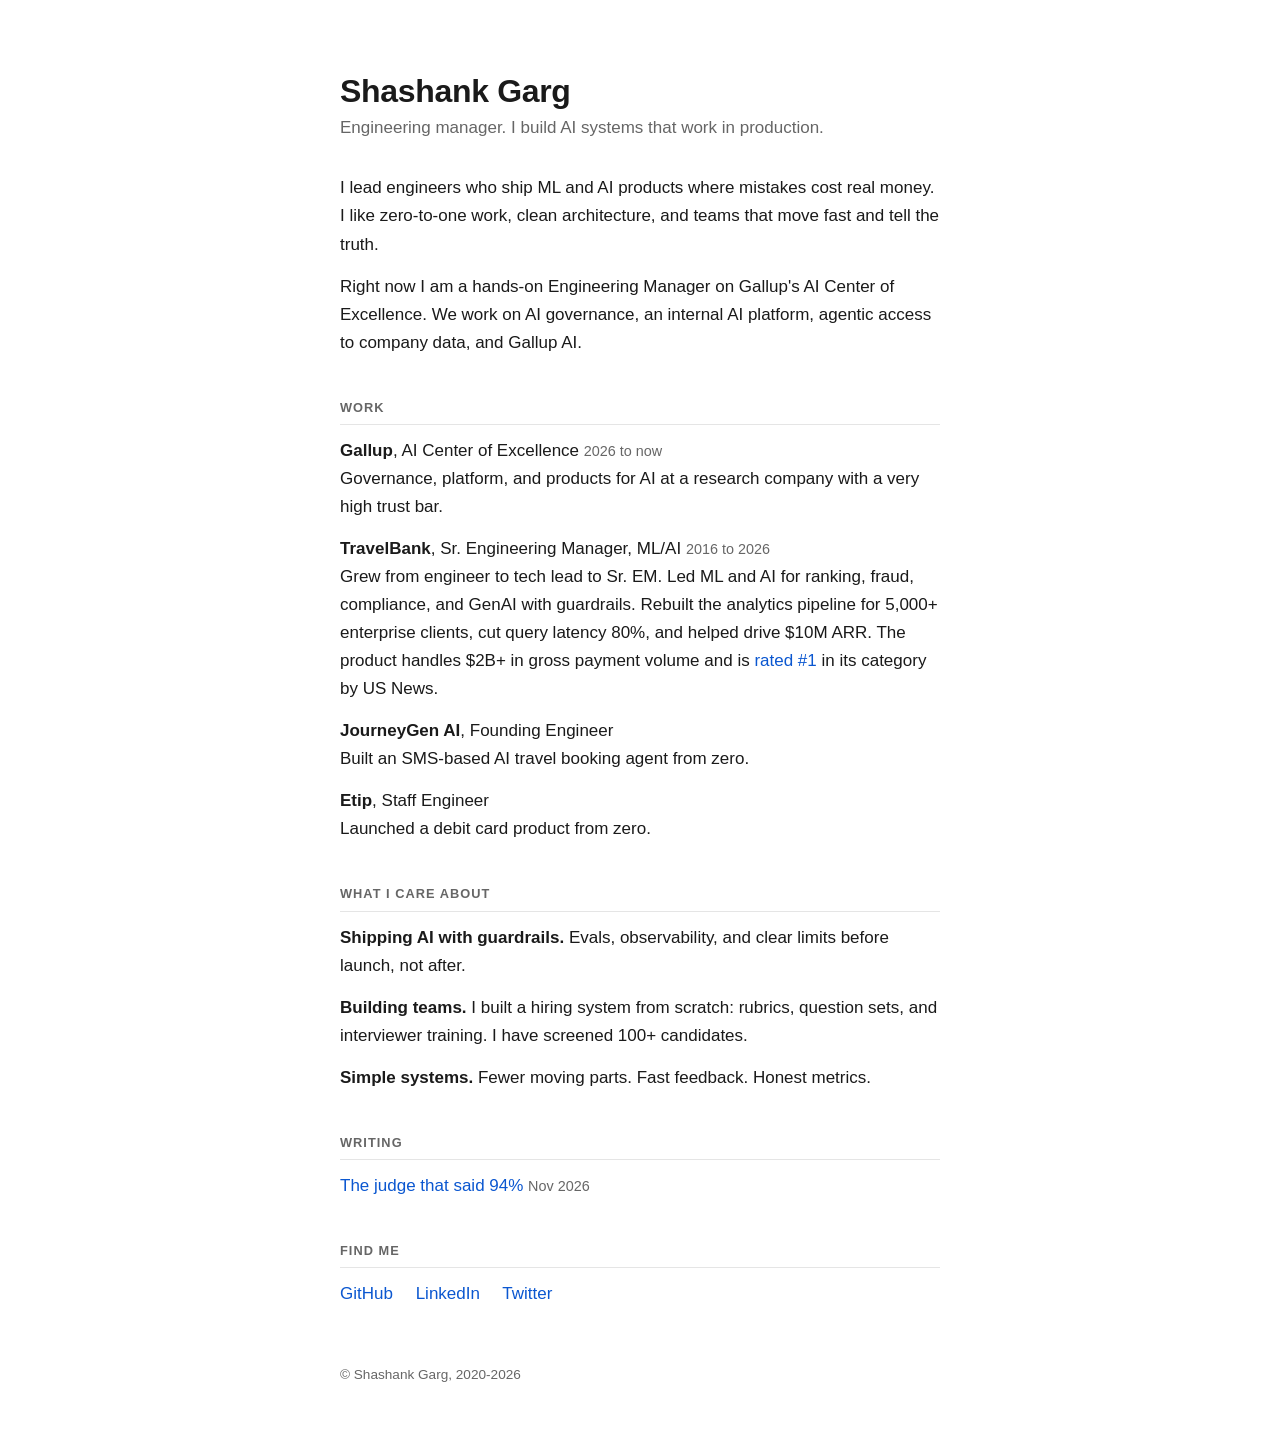
<file: index.html>
<!DOCTYPE html>
<html lang="en">
<head>
	<meta charset="utf-8" />
	<meta name="viewport" content="width=device-width, initial-scale=1" />
	<title>Shashank Garg</title>
	<meta name="description" content="Shashank Garg. Engineering leader building AI systems in production." />
	<style>
		:root {
			--bg: #ffffff;
			--fg: #1a1a1a;
			--muted: #666666;
			--line: #e5e5e5;
			--link: #0b57d0;
		}
		@media (prefers-color-scheme: dark) {
			:root {
				--bg: #111111;
				--fg: #e8e8e8;
				--muted: #9a9a9a;
				--line: #2a2a2a;
				--link: #8ab4f8;
			}
		}
		* { box-sizing: border-box; }
		body {
			margin: 0;
			background: var(--bg);
			color: var(--fg);
			font: 17px/1.65 -apple-system, BlinkMacSystemFont, "Segoe UI", Helvetica, Arial, sans-serif;
		}
		main {
			max-width: 640px;
			margin: 0 auto;
			padding: 72px 20px 48px;
		}
		h1 {
			font-size: 2rem;
			line-height: 1.2;
			margin: 0 0 4px;
			letter-spacing: -0.01em;
		}
		.tag { color: var(--muted); margin: 0 0 32px; }
		h2 {
			font-size: 0.8rem;
			text-transform: uppercase;
			letter-spacing: 0.08em;
			color: var(--muted);
			margin: 40px 0 12px;
			padding-bottom: 6px;
			border-bottom: 1px solid var(--line);
		}
		p { margin: 0 0 14px; }
		a { color: var(--link); text-decoration: none; }
		a:hover { text-decoration: underline; }
		ul { padding: 0; margin: 0; list-style: none; }
		li { margin: 0 0 14px; }
		li strong { font-weight: 600; }
		.when { color: var(--muted); font-size: 0.9rem; }
		.links a { margin-right: 18px; }
		footer { margin-top: 56px; color: var(--muted); font-size: 0.85rem; }
	</style>
</head>
<body>
	<main>
		<h1>Shashank Garg</h1>
		<p class="tag">Engineering manager. I build AI systems that work in production.</p>

		<p>
			I lead engineers who ship ML and AI products where mistakes cost real money.
			I like zero-to-one work, clean architecture, and teams that move fast and tell the truth.
		</p>
		<p>
			Right now I am a hands-on Engineering Manager on
			Gallup's AI Center of Excellence. We work on AI governance, an internal AI platform,
			agentic access to company data, and Gallup AI.
		</p>

		<h2>Work</h2>
		<ul>
			<li>
				<strong>Gallup</strong>, AI Center of Excellence <span class="when">2026 to now</span><br />
				Governance, platform, and products for AI at a research company with a very high trust bar.
			</li>
			<li>
				<strong>TravelBank</strong>, Sr. Engineering Manager, ML/AI <span class="when">2016 to 2026</span><br />
				Grew from engineer to tech lead to Sr. EM. Led ML and AI for ranking, fraud, compliance,
				and GenAI with guardrails. Rebuilt the analytics pipeline for 5,000+ enterprise clients,
				cut query latency 80%, and helped drive $10M ARR. The product handles $2B+ in
				gross payment volume and is
				<a href="https://www.usnews.com/360-reviews/business/best-expense-management-software">rated #1</a>
				in its category by US News.
			</li>
			<li>
				<strong>JourneyGen AI</strong>, Founding Engineer<br />
				Built an SMS-based AI travel booking agent from zero.
			</li>
			<li>
				<strong>Etip</strong>, Staff Engineer<br />
				Launched a debit card product from zero.
			</li>
		</ul>

		<h2>What I care about</h2>
		<ul>
			<li><strong>Shipping AI with guardrails.</strong> Evals, observability, and clear limits before launch, not after.</li>
			<li><strong>Building teams.</strong> I built a hiring system from scratch: rubrics, question sets, and interviewer training. I have screened 100+ candidates.</li>
			<li><strong>Simple systems.</strong> Fewer moving parts. Fast feedback. Honest metrics.</li>
		</ul>

		<h2>Writing</h2>
		<ul>
			<li><a href="/writing/judge-that-said-94.html">The judge that said 94%</a> <span class="when">Nov 2026</span></li>
		</ul>

		<h2>Find me</h2>
		<p class="links">
			<a href="https://github.com/oldmonk7">GitHub</a>
			<a href="https://www.linkedin.com/in/shashankgarg7">LinkedIn</a>
			<a href="https://twitter.com/shashankgarg7">Twitter</a>
		</p>

		<footer>&copy; Shashank Garg, 2020-2026</footer>
	</main>
</body>
</html>
</file>
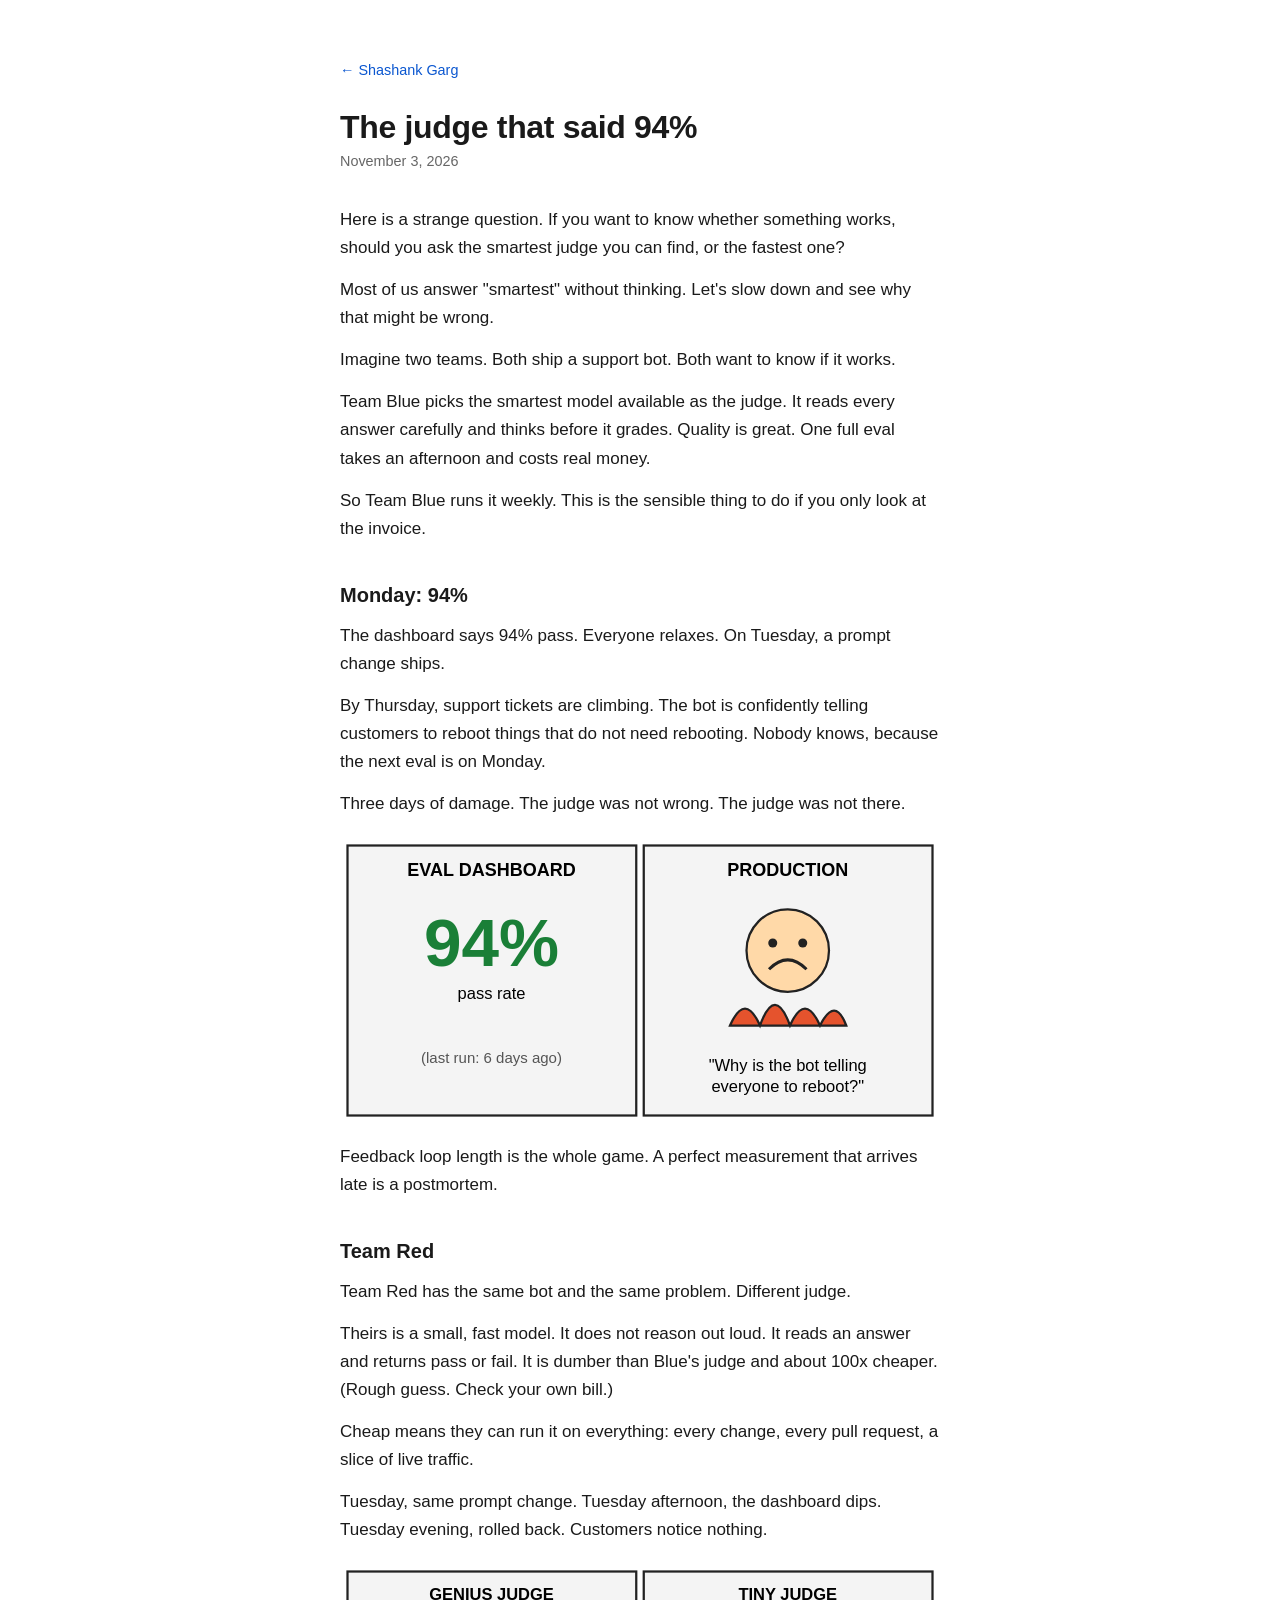
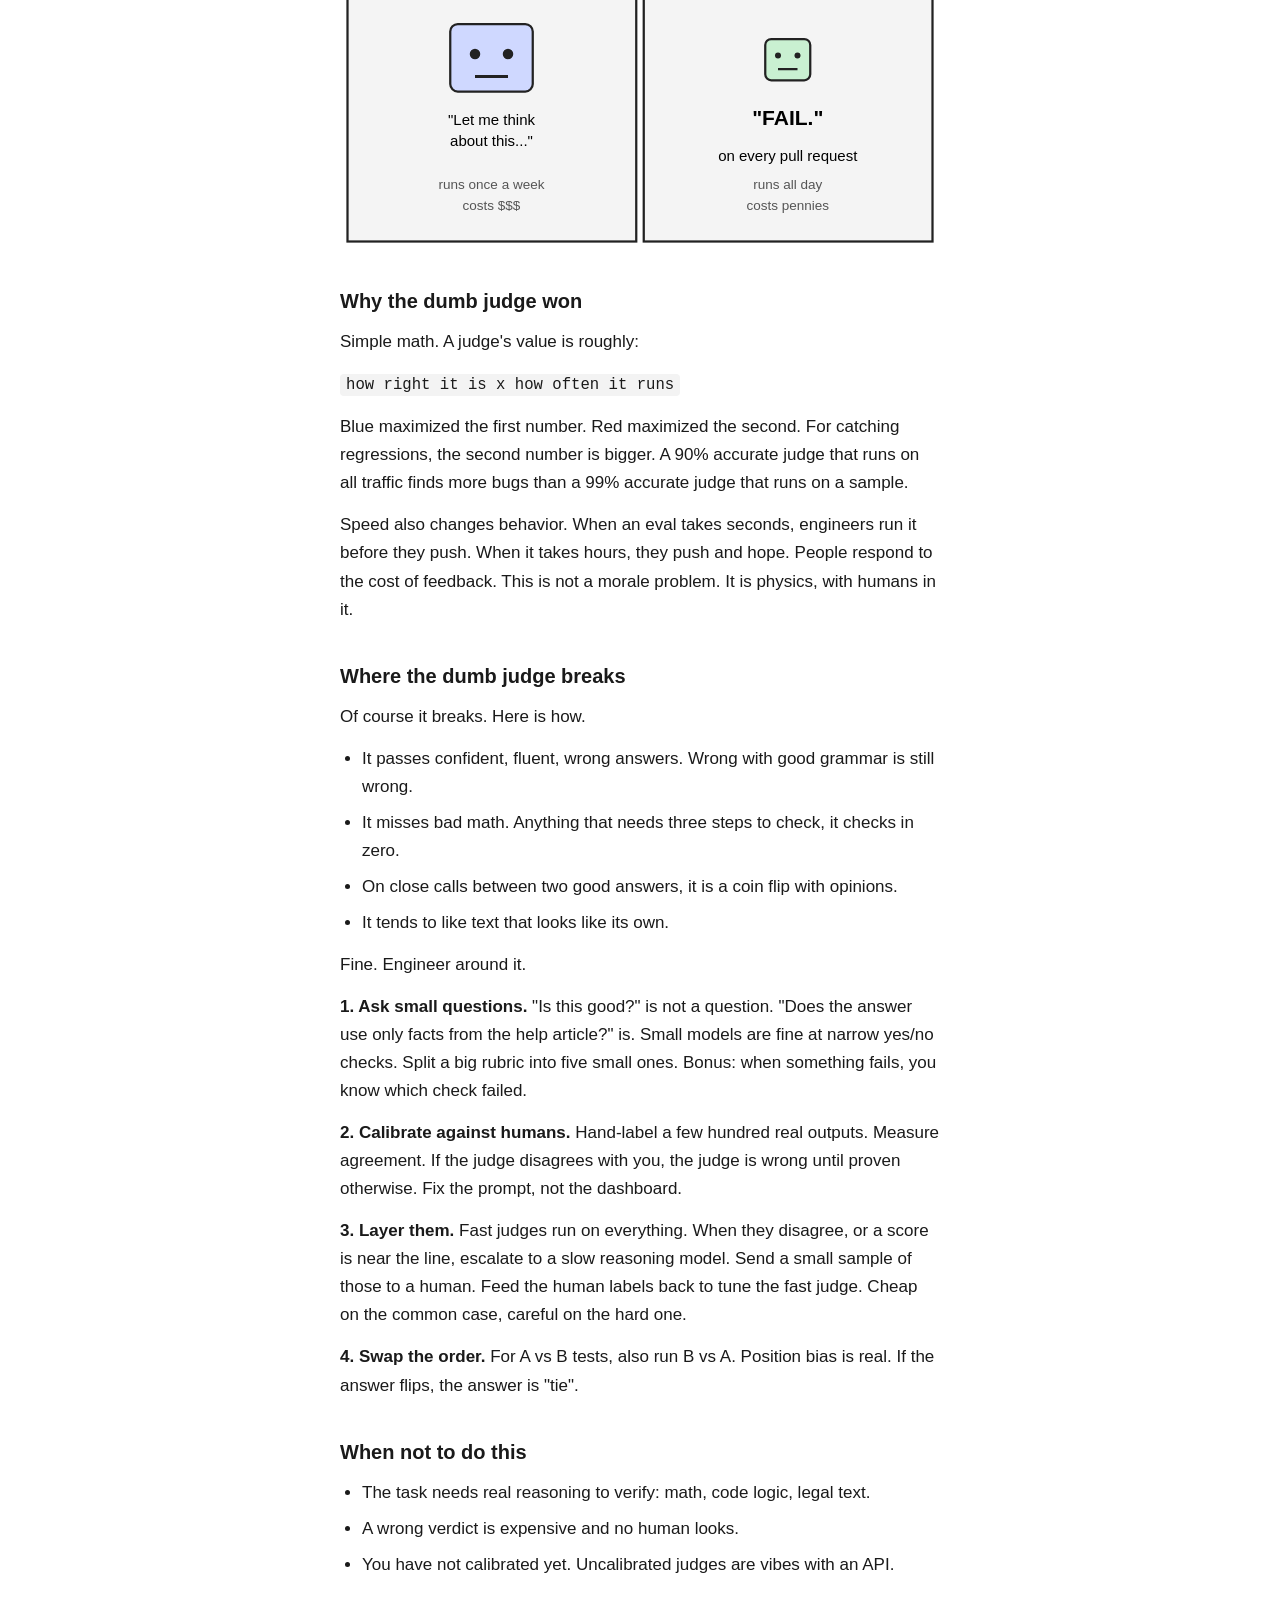
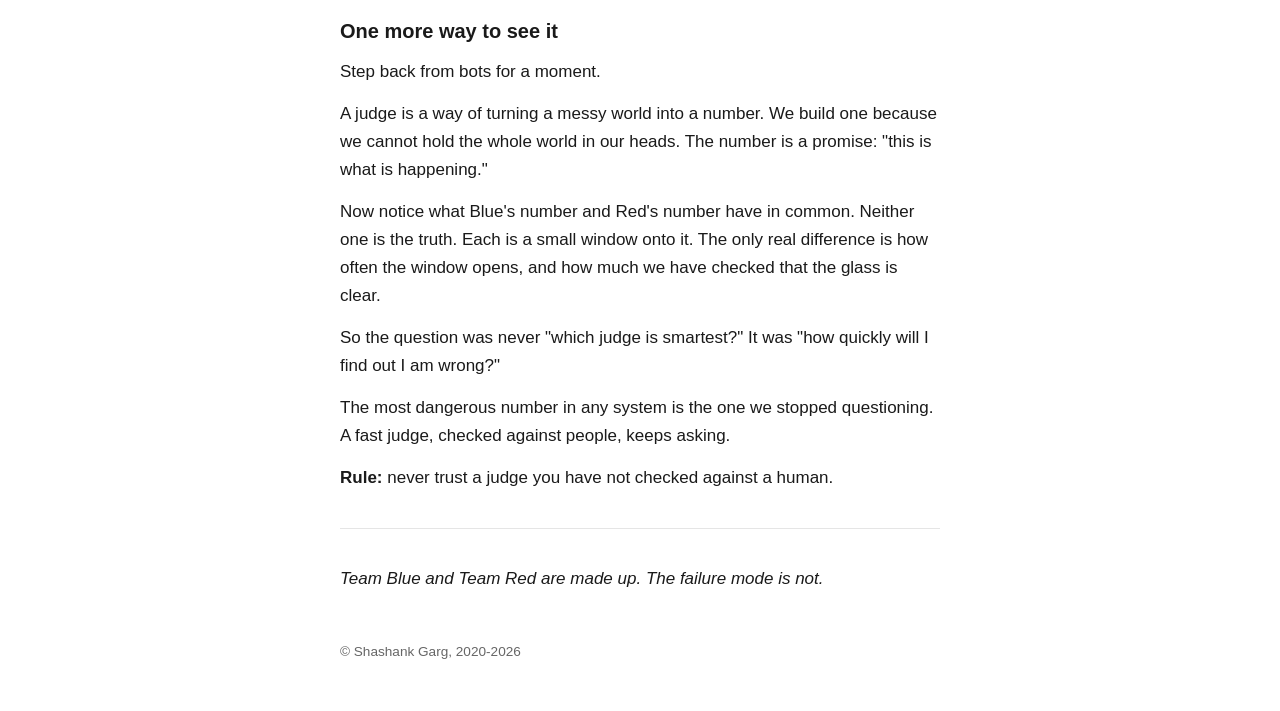
<file: writing/judge-that-said-94.html>
<!DOCTYPE html>
<html lang="en">
<head>
	<meta charset="utf-8" />
	<meta name="viewport" content="width=device-width, initial-scale=1" />
	<title>The judge that said 94% | Shashank Garg</title>
	<meta name="description" content="Should you ask the smartest judge, or the fastest one? A short story about LLM-as-a-judge." />
	<link rel="canonical" href="https://www.shashankgarg.com/writing/judge-that-said-94.html" />
	<meta property="og:type" content="article" />
	<meta property="og:title" content="The judge that said 94%" />
	<meta property="og:description" content="Should you ask the smartest judge, or the fastest one? A short story about LLM-as-a-judge." />
	<meta property="og:url" content="https://www.shashankgarg.com/writing/judge-that-said-94.html" />
	<meta property="og:image" content="https://www.shashankgarg.com/images/writing/og-judge-94.png" />
	<meta name="twitter:card" content="summary_large_image" />
	<meta name="twitter:title" content="The judge that said 94%" />
	<meta name="twitter:description" content="Should you ask the smartest judge, or the fastest one?" />
	<meta name="twitter:image" content="https://www.shashankgarg.com/images/writing/og-judge-94.png" />
	<style>
		:root { --bg:#fff; --fg:#1a1a1a; --muted:#666; --line:#e5e5e5; --link:#0b57d0; --code:#f3f3f3; }
		@media (prefers-color-scheme: dark) {
			:root { --bg:#111; --fg:#e8e8e8; --muted:#9a9a9a; --line:#2a2a2a; --link:#8ab4f8; --code:#1d1d1d; }
		}
		* { box-sizing: border-box; }
		body { margin:0; background:var(--bg); color:var(--fg); font:17px/1.65 -apple-system,BlinkMacSystemFont,"Segoe UI",Helvetica,Arial,sans-serif; }
		main { max-width:640px; margin:0 auto; padding:56px 20px 48px; }
		.back { font-size:0.9rem; }
		h1 { font-size:2rem; line-height:1.2; margin:24px 0 4px; letter-spacing:-0.01em; }
		.date { color:var(--muted); font-size:0.9rem; margin:0 0 32px; }
		h2 { font-size:1.25rem; margin:36px 0 10px; }
		p { margin:0 0 14px; }
		ul { padding-left:22px; margin:0 0 14px; }
		li { margin:0 0 8px; }
		a { color:var(--link); text-decoration:none; }
		a:hover { text-decoration:underline; }
		code { background:var(--code); padding:2px 6px; border-radius:4px; font-size:0.92em; }
		img { max-width:100%; height:auto; display:block; margin:20px 0; border-radius:6px; }
		hr { border:0; border-top:1px solid var(--line); margin:36px 0; }
		footer { margin-top:48px; color:var(--muted); font-size:0.85rem; }
	</style>
</head>
<body>
<main>
	<a class="back" href="/">&larr; Shashank Garg</a>
	<h1>The judge that said 94%</h1>
	<p class="date">November 3, 2026</p>

	<p>Here is a strange question. If you want to know whether something works, should you ask the smartest judge you can find, or the fastest one?</p>
	<p>Most of us answer "smartest" without thinking. Let's slow down and see why that might be wrong.</p>
	<p>Imagine two teams. Both ship a support bot. Both want to know if it works.</p>
	<p>Team Blue picks the smartest model available as the judge. It reads every answer carefully and thinks before it grades. Quality is great. One full eval takes an afternoon and costs real money.</p>
	<p>So Team Blue runs it weekly. This is the sensible thing to do if you only look at the invoice.</p>

	<h2>Monday: 94%</h2>
	<p>The dashboard says 94% pass. Everyone relaxes. On Tuesday, a prompt change ships.</p>
	<p>By Thursday, support tickets are climbing. The bot is confidently telling customers to reboot things that do not need rebooting. Nobody knows, because the next eval is on Monday.</p>
	<p>Three days of damage. The judge was not wrong. The judge was not there.</p>
	<img src="/images/writing/meme-94-percent.svg" alt="A dashboard says 94% pass while production is on fire" />
	<p>Feedback loop length is the whole game. A perfect measurement that arrives late is a postmortem.</p>

	<h2>Team Red</h2>
	<p>Team Red has the same bot and the same problem. Different judge.</p>
	<p>Theirs is a small, fast model. It does not reason out loud. It reads an answer and returns pass or fail. It is dumber than Blue's judge and about 100x cheaper. (Rough guess. Check your own bill.)</p>
	<p>Cheap means they can run it on everything: every change, every pull request, a slice of live traffic.</p>
	<p>Tuesday, same prompt change. Tuesday afternoon, the dashboard dips. Tuesday evening, rolled back. Customers notice nothing.</p>
	<img src="/images/writing/meme-big-vs-small-judge.svg" alt="Genius judge runs once a week. Tiny judge runs on every pull request." />

	<h2>Why the dumb judge won</h2>
	<p>Simple math. A judge's value is roughly:</p>
	<p><code>how right it is x how often it runs</code></p>
	<p>Blue maximized the first number. Red maximized the second. For catching regressions, the second number is bigger. A 90% accurate judge that runs on all traffic finds more bugs than a 99% accurate judge that runs on a sample.</p>
	<p>Speed also changes behavior. When an eval takes seconds, engineers run it before they push. When it takes hours, they push and hope. People respond to the cost of feedback. This is not a morale problem. It is physics, with humans in it.</p>

	<h2>Where the dumb judge breaks</h2>
	<p>Of course it breaks. Here is how.</p>
	<ul>
		<li>It passes confident, fluent, wrong answers. Wrong with good grammar is still wrong.</li>
		<li>It misses bad math. Anything that needs three steps to check, it checks in zero.</li>
		<li>On close calls between two good answers, it is a coin flip with opinions.</li>
		<li>It tends to like text that looks like its own.</li>
	</ul>
	<p>Fine. Engineer around it.</p>
	<p><strong>1. Ask small questions.</strong> "Is this good?" is not a question. "Does the answer use only facts from the help article?" is. Small models are fine at narrow yes/no checks. Split a big rubric into five small ones. Bonus: when something fails, you know which check failed.</p>
	<p><strong>2. Calibrate against humans.</strong> Hand-label a few hundred real outputs. Measure agreement. If the judge disagrees with you, the judge is wrong until proven otherwise. Fix the prompt, not the dashboard.</p>
	<p><strong>3. Layer them.</strong> Fast judges run on everything. When they disagree, or a score is near the line, escalate to a slow reasoning model. Send a small sample of those to a human. Feed the human labels back to tune the fast judge. Cheap on the common case, careful on the hard one.</p>
	<p><strong>4. Swap the order.</strong> For A vs B tests, also run B vs A. Position bias is real. If the answer flips, the answer is "tie".</p>

	<h2>When not to do this</h2>
	<ul>
		<li>The task needs real reasoning to verify: math, code logic, legal text.</li>
		<li>A wrong verdict is expensive and no human looks.</li>
		<li>You have not calibrated yet. Uncalibrated judges are vibes with an API.</li>
	</ul>

	<h2>One more way to see it</h2>
	<p>Step back from bots for a moment.</p>
	<p>A judge is a way of turning a messy world into a number. We build one because we cannot hold the whole world in our heads. The number is a promise: "this is what is happening."</p>
	<p>Now notice what Blue's number and Red's number have in common. Neither one is the truth. Each is a small window onto it. The only real difference is how often the window opens, and how much we have checked that the glass is clear.</p>
	<p>So the question was never "which judge is smartest?" It was "how quickly will I find out I am wrong?"</p>
	<p>The most dangerous number in any system is the one we stopped questioning. A fast judge, checked against people, keeps asking.</p>
	<p><strong>Rule:</strong> never trust a judge you have not checked against a human.</p>

	<hr />
	<p><em>Team Blue and Team Red are made up. The failure mode is not.</em></p>

	<footer>&copy; Shashank Garg, 2020-2026</footer>
</main>
</body>
</html>
</file>
